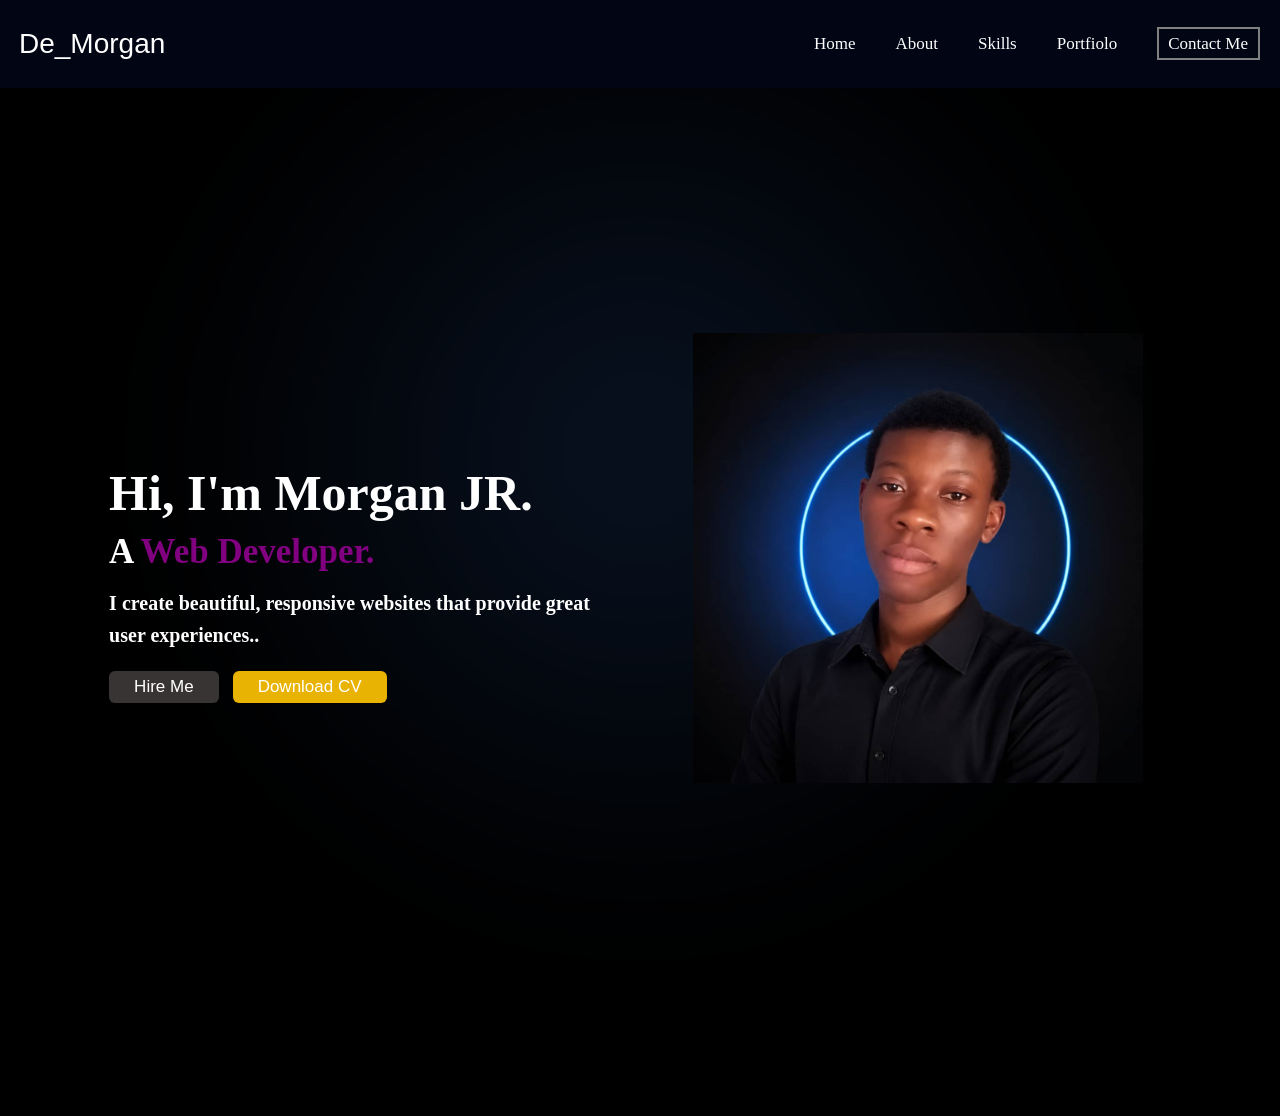
<file: index.html>
<!DOCTYPE html>
<html lang="en">

<head>
  <meta charset="UTF-8">
  <meta name="viewport" content="width=device-width, initial-scale=1.0">
  <title>De Morgan Port.</title>
  <link rel="stylesheet" href="index-general.css">
  <link rel="stylesheet" href="index-header.css">
  <script src="index.js"></script>
</head>

<body>
  <div class="header-container">
    <div class="left-header-container">
      <div class="De-morgan-logo">
        <p class="logo-title">De_Morgan</p>
      </div>
       <div class="toogle-opacity">De_Morgan Company Logo</div>
    </div>
    <div class="right-header-container">
      <ul class="nav-link">
        <li><a href="">Home</a></li>
        <li><a href="About.html">About</a></li>
        <li><a href="Skills.html">Skills</a></li>
        <li><a href="Portfiolo.html">Portfiolo</a></li>
        <li><a class="contact" href="Contact-me.html">Contact Me</a></li>
      </ul>
      <div class="menu-icon">&#9776;</div>
    </div>
  </div>
  <div class="main-container">
    <div class="Developer-info">
      <div class="text-container">
        <h3 class="header-1">Hi, I'm Morgan JR.</h3>
      <h4 class="header-2">A <span class="web-dev">Web Developer.</span></h4>
      <h5 class="header-3">I create beautiful, responsive websites that provide great user experiences..</h5>
      </div>
      <button class="btn-1" onclick="Hireme()">Hire Me</button>
      <button class="btn-2" onclick="downloadCV()">Download CV</button>
    </div>

    <div class="thumbnail-content">
      <img src="IMG-20260711-WA0062.jpg" alt="">
    </div>
  </div>



</body>
<script> 
 const menuicon = document.querySelector(".menu-icon");
  const navlink =document.querySelector(".nav-link");
  menuicon.addEventListener("click", () =>{
    navlink.classList.toggle("active");
  })</script>
</html>
<script scr="index.js"></script>
</file>
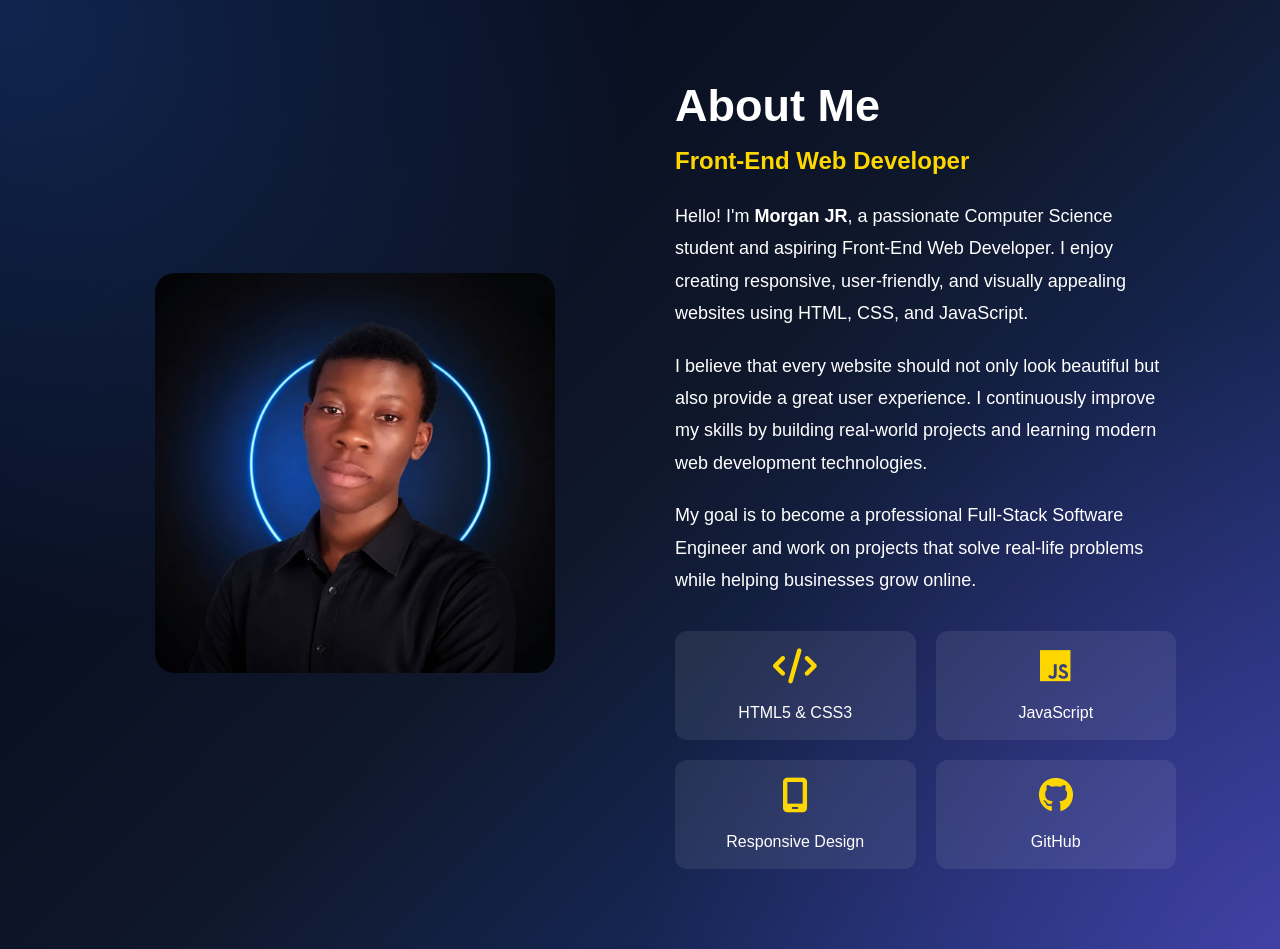
<file: About.html>
<!DOCTYPE html>
<html lang="en">

<head>
  <meta charset="UTF-8">
  <meta name="viewport" content="width=device-width, initial-scale=1.0">
  <title>About De_Morgan</title>
  <link rel="stylesheet" href="About.css">
</head>

<body>

  <!-- About Me -->
<!DOCTYPE html>
<html lang="en">
<head>
    <meta charset="UTF-8">
    <meta name="viewport" content="width=device-width, initial-scale=1.0">

    <title>About Me</title>

    <link rel="stylesheet" href="About.css">

    <link rel="stylesheet"
    href="https://cdnjs.cloudflare.com/ajax/libs/font-awesome/6.7.2/css/all.min.css">
</head>
<body>

<section id="about">

    <div class="about-image">
        <img src="IMG-20260711-WA0062.jpg" alt="Morgan JR">
    </div>

    <div class="about-content">

        <h1>About Me</h1>

        <h2>Front-End Web Developer</h2>

        <p>
            Hello! I'm <strong>Morgan JR</strong>, a passionate Computer Science
            student and aspiring Front-End Web Developer. I enjoy creating
            responsive, user-friendly, and visually appealing websites using
            HTML, CSS, and JavaScript.
        </p>

        <p>
            I believe that every website should not only look beautiful but
            also provide a great user experience. I continuously improve my
            skills by building real-world projects and learning modern web
            development technologies.
        </p>

        <p>
            My goal is to become a professional Full-Stack Software Engineer
            and work on projects that solve real-life problems while helping
            businesses grow online.
        </p>

        <div class="about-info">

            <div>
                <i class="fa-solid fa-code"></i>
                <span>HTML5 & CSS3</span>
            </div>

            <div>
                <i class="fa-brands fa-js"></i>
                <span>JavaScript</span>
            </div>

            <div>
                <i class="fa-solid fa-mobile-screen"></i>
                <span>Responsive Design</span>
            </div>

            <div>
                <i class="fa-brands fa-github"></i>
                <span>GitHub</span>
            </div>

        </div>

    </div>

</section>

</body>
</html>
</body>

</html>
</file>
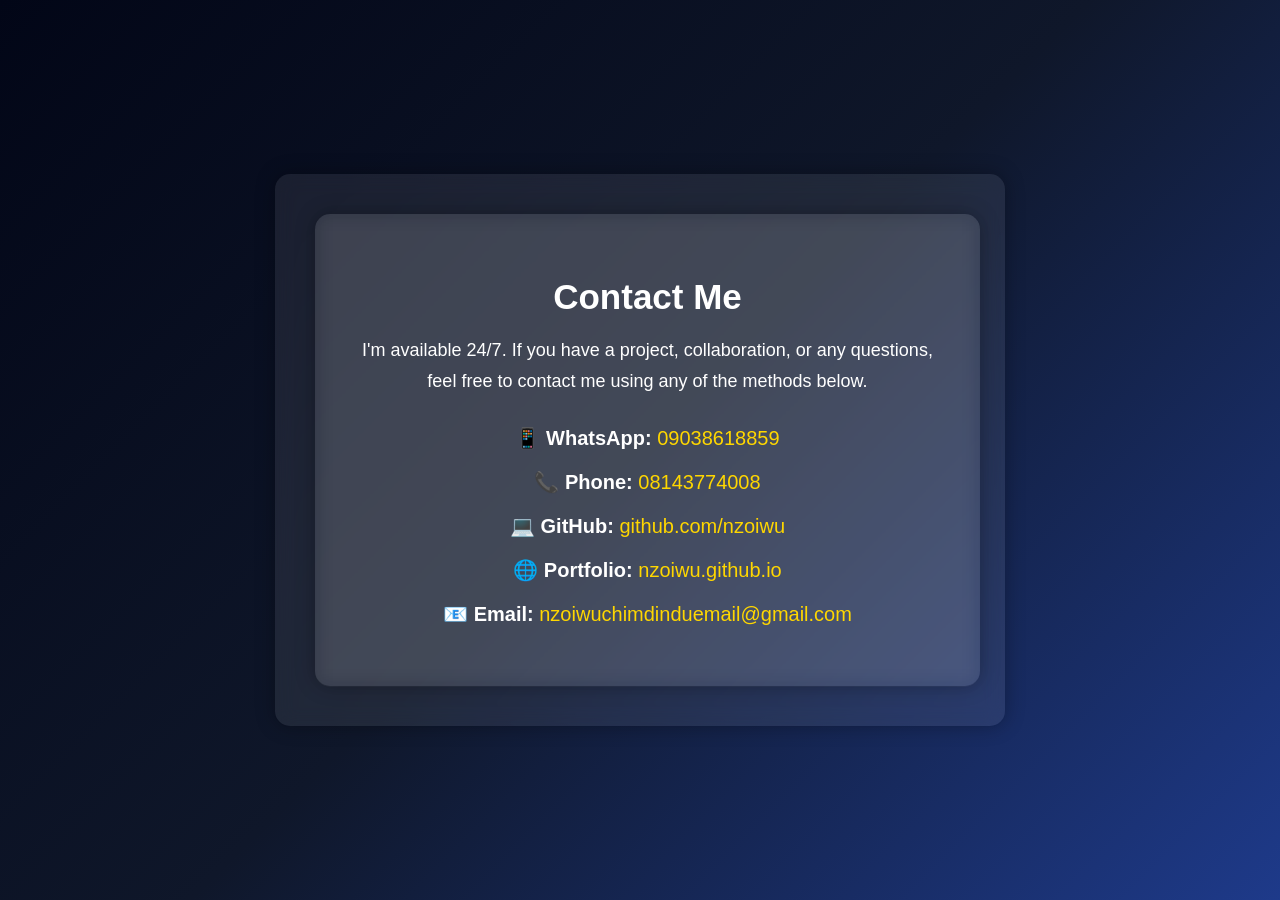
<file: Contact-me.html>
<!DOCTYPE html>
<html lang="en">

<head>
  <meta charset="UTF-8">
  <meta name="viewport" content="width=device-width, initial-scale=1.0">
  <title>Contact me</title>
  <link rel="stylesheet" href="Contact-me.css">
</head>

<body>
  <div class="contact-container">

    <div class="contact-container">

    <h1>Contact Me</h1>

    <p class="contact-text">
        I'm available 24/7. If you have a project, collaboration, or any questions,
        feel free to contact me using any of the methods below.
    </p>

    <ul class="contact-list">

        <li>
            📱 <strong>WhatsApp:</strong>
            <a href="https://wa.me/2349038618859" target="_blank">
                09038618859
            </a>
        </li>

        <li>
            📞 <strong>Phone:</strong>
            <a href="tel:+2348143774008">
                08143774008
            </a>
        </li>

        <li>
            💻 <strong>GitHub:</strong>
            <a href="https://github.com/nzoiwu" target="_blank">
                github.com/nzoiwu
            </a>
        </li>

        <li>
            🌐 <strong>Portfolio:</strong>
            <a href="https://nzoiwu.github.io" target="_blank">
                nzoiwu.github.io
            </a>
        </li>

        <li>
            📧 <strong>Email:</strong>
            <a href="mailto:nzoiwuchimdindu@gmail.com">
                nzoiwuchimdinduemail@gmail.com
            </a>
        </li>

    </ul>

</div>
  </div>
</body>

</html>
</file>
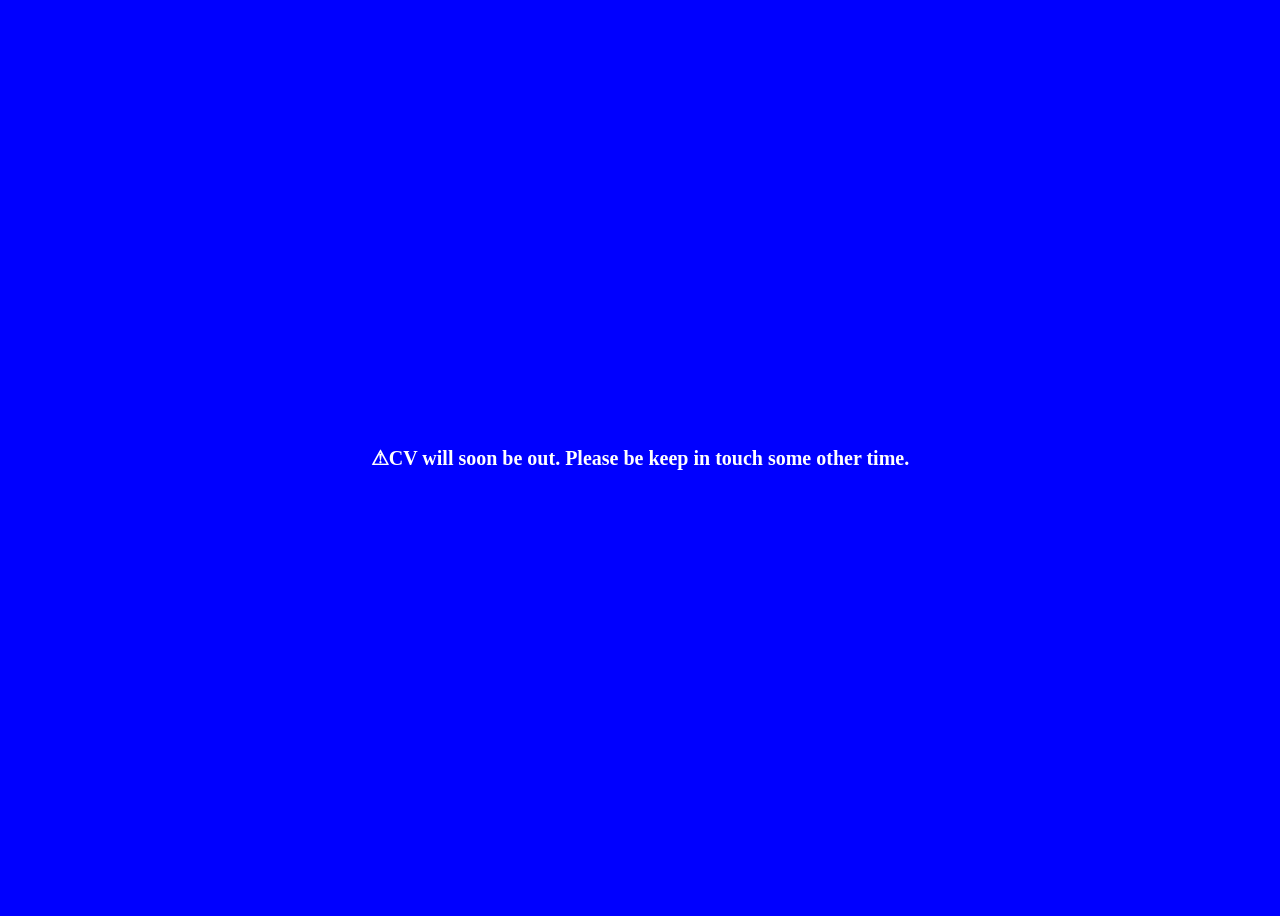
<file: CV.html>
<!DOCTYPE html>
<html lang="en">
<head>
  <meta charset="UTF-8">
  <meta name="viewport" content="width=device-width, initial-scale=1.0">
  <title>CV Application</title>
</head>
<link rel="stylesheet" href="CV.css">
<body>
  <h1>
    ⚠CV will soon be out. Please be keep in touch some other time.
  </h1>
  
</body>
</html>
</file>
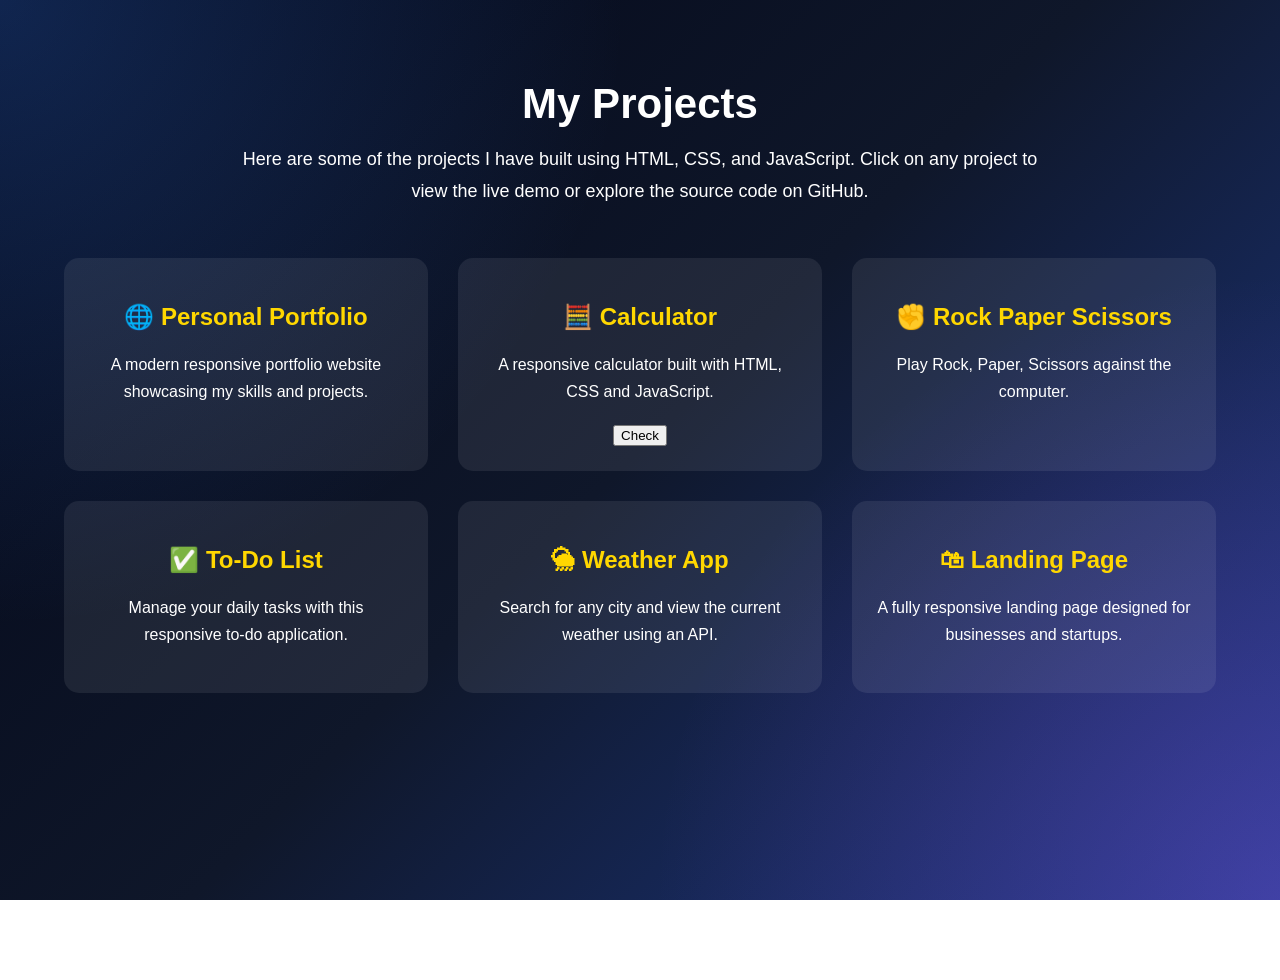
<file: more project.html>
<!DOCTYPE html>
<html lang="en">
<head>
  <meta charset="UTF-8">
  <meta name="viewport" content="width=device-width, initial-scale=1.0">
  <link rel="stylesheet" href="more project.css">
  <title>Document</title>
</head>
<body>
  <section id="portfolio">

    <h1>My Projects</h1>

    <p class="portfolio-text">
        Here are some of the projects I have built using HTML, CSS, and JavaScript. Click on any project to view the live demo or explore the source code on GitHub.
    </p>

    <div class="projects-container">

        <div class="project-card">
            <h2>🌐 Personal Portfolio</h2>
            <p>A modern responsive portfolio website showcasing my skills and projects.</p>

            <div class="project-buttons">
                <!-- <a href="https://YOUR-PORTFOLIO-LINK.vercel.app" target="_blank">Live Demo</a>

                <a href="https://github.com/YOUR-USERNAME/portfolio" target="_blank">GitHub</a> -->
            </div>
        </div>

        <div class="project-card">
            <h2>🧮 Calculator</h2>
            <p>A responsive calculator built with HTML, CSS and JavaScript.</p>

            <div class="project-buttons">
                <!-- <a href="https://YOUR-CALCULATOR-LINK.vercel.app" target="_blank">Live Demo</a>

                <a href="https://github.com/YOUR-USERNAME/calculator" target="_blank">GitHub</a> -->
                <button class="click-cal-btn" onclick="
                calPageFunction();
                ">Check</button>
            </div>
        </div>

        <div class="project-card">
            <h2>✊ Rock Paper Scissors</h2>
            <p>Play Rock, Paper, Scissors against the computer.</p>

             <div class="project-buttons">
                <!-- <a href="https://YOUR-RPS-LINK.vercel.app" target="_blank">Live Demo</a>

                <a href="https://github.com/YOUR-USERNAME/rock-paper-scissors" target="_blank">GitHub</a> -->
            </div> 
        </div>

        <div class="project-card">
            <h2>✅ To-Do List</h2>
            <p>Manage your daily tasks with this responsive to-do application.</p>

            <div class="project-buttons">
                <!-- <a href="https://YOUR-TODO-LINK.vercel.app" target="_blank">Live Demo</a>

                <a href="https://github.com/YOUR-USERNAME/todo-list" target="_blank">GitHub</a> -->
            </div>
        </div>

        <div class="project-card">
            <h2>🌦 Weather App</h2>
            <p>Search for any city and view the current weather using an API.</p>

            <div class="project-buttons">
                <!-- <a href="https://YOUR-WEATHER-LINK.vercel.app" target="_blank">Live Demo</a>

                <a href="https://github.com/YOUR-USERNAME/weather-app" target="_blank">GitHub</a> -->
            </div>
        </div>

        <div class="project-card">
            <h2>🛍 Landing Page</h2>
            <p>A fully responsive landing page designed for businesses and startups.</p>

            <div class="project-buttons">
                <!-- <a href="https://YOUR-LANDING-LINK.vercel.app" target="_blank">Live Demo</a>

                <a href="https://github.com/YOUR-USERNAME/landing-page" target="_blank">GitHub</a>  -->
            </div>
        </div>

    </div>

</section>
  <script defer>
      const btn =  document.querySelector('button');
      btn.addEventListener('click', function(){
          window.location.href = "./project-3-on-js/simple-calc.html";
      })
  </script>
</body>
</html>
</file>
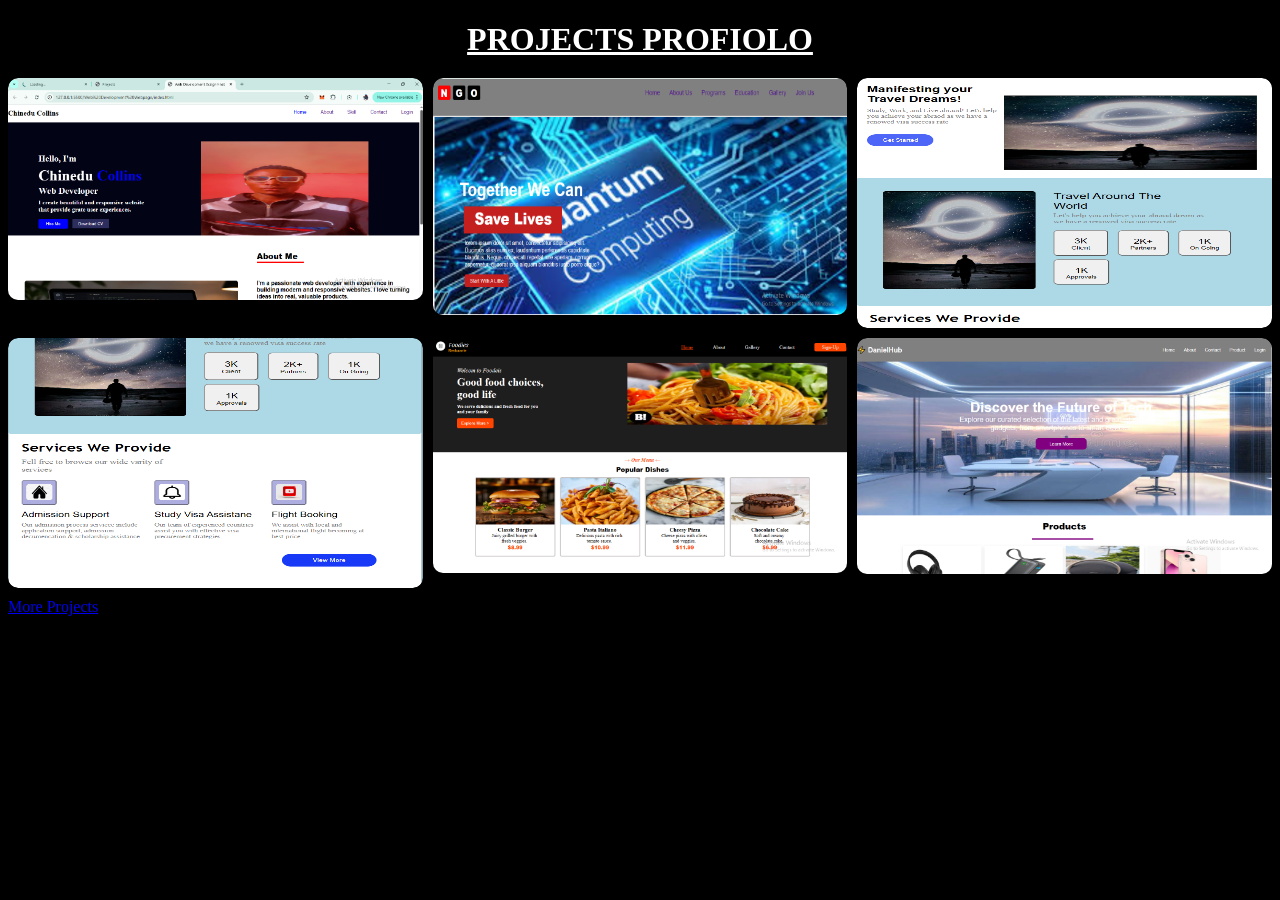
<file: Portfiolo.html>
<!DOCTYPE html>
<html lang="en">

<head>
  <meta charset="UTF-8">
  <meta name="viewport" content="width=device-width, initial-scale=1.0">
  <title>Projects</title>
  <link rel="stylesheet" href="Portfiolo.css">
</head>

<body>

  <h1><u>PROJECTS PROFIOLO</u></h1>

  <div class="grid">
    <div class="first-thumbnail">
      <img src="project1.png" alt="">
    </div>

    <div class="first-thumbnail">
      <img class="pj2" src="We are on promo .png" alt="">
    </div>

    <div class="first-thumbnail">
      <img class="pj4" src="project4.png" alt="">
    </div>

    <div class="first-thumbnail">
      <img class="pj3" src="project3.png" alt="">
    </div>

    <!-- Second Section -->

    <div class="first-thumbnail">
      <img src="project5.png" alt="">
    </div>

    <div class="first-thumbnail">
      <img src="project7.png" alt="">
    </div>
    <a href="more project.html">More Projects</a>
</body>

</html>
</file>
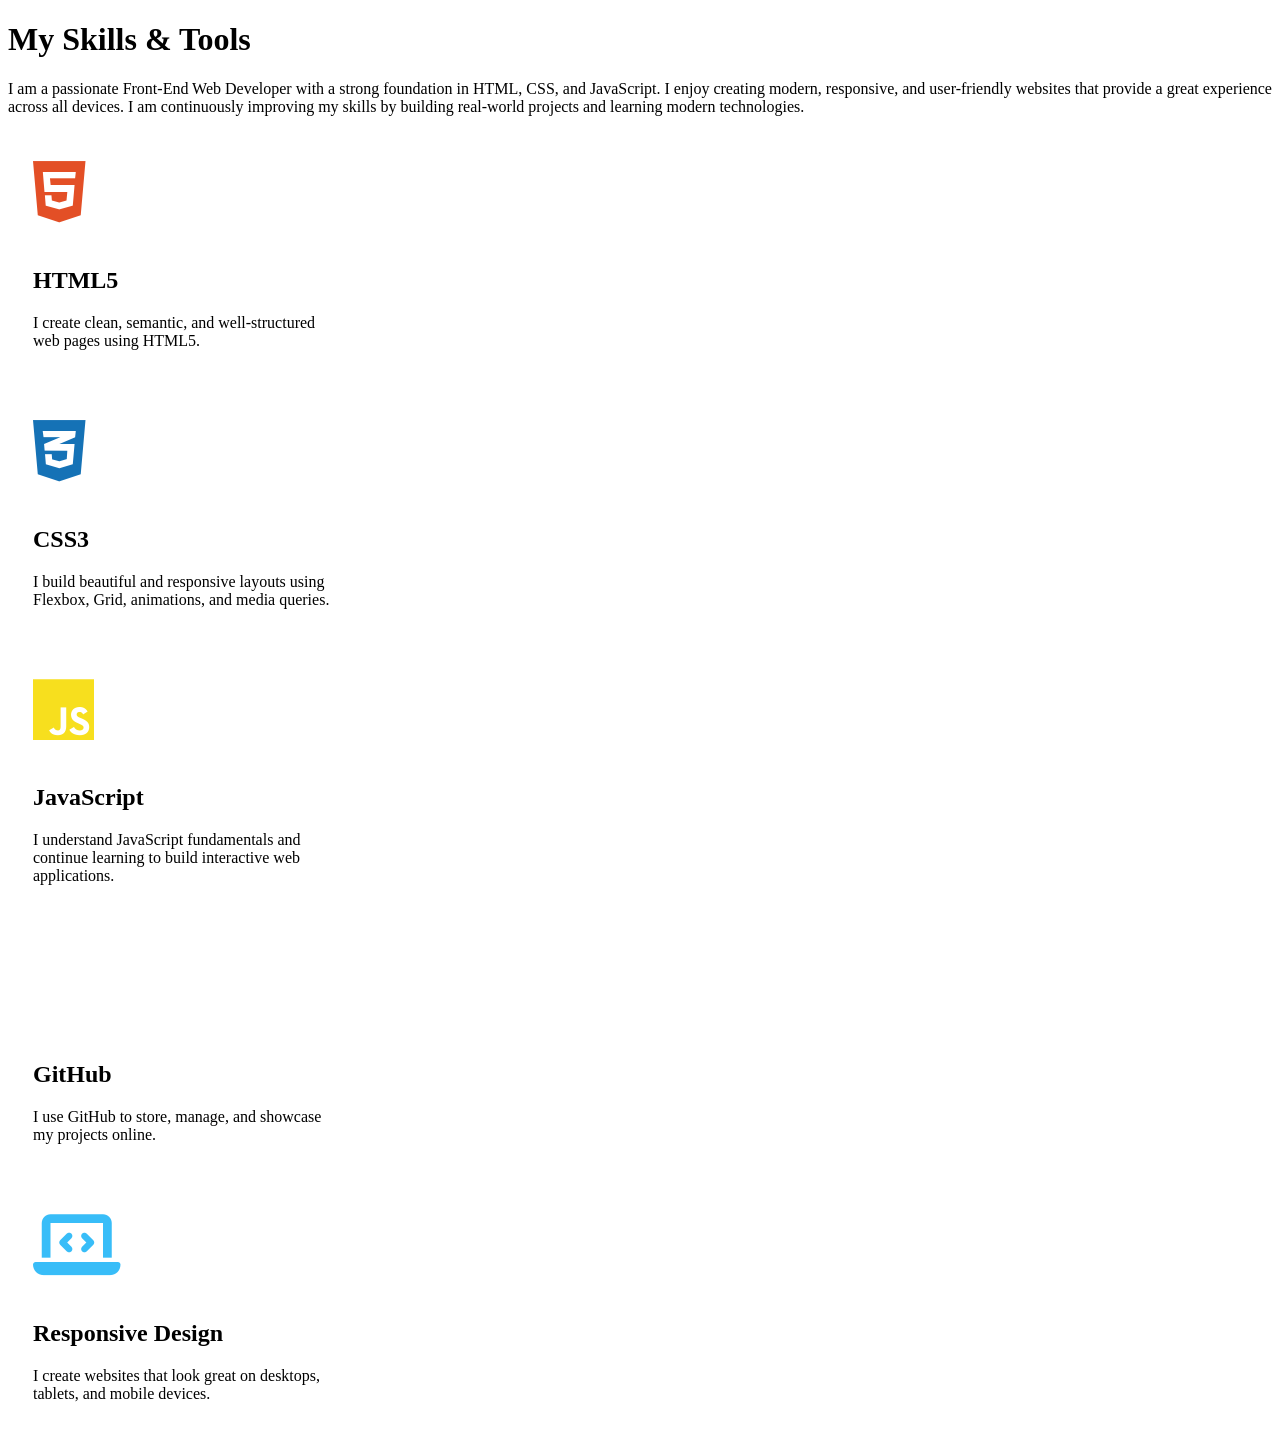
<file: Skills.html>
<!DOCTYPE html>
<html lang="en">
<head>
  <meta charset="UTF-8">
  <meta name="viewport" content="width=device-width, initial-scale=1.0">
  <!-- <link rel="stylesheet" href="https://cdnjs.cloudflare.com/ajax/libs/font-awesome/6.7.2/css/all.min.css"> -->
  <link rel="stylesheet" href="https://cdnjs.cloudflare.com/ajax/libs/font-awesome/6.7.2/css/all.min.css">
  <title>De_Morgan Skills</title>
<link rel="stylesheet" href="Skills.css">
</head>
<body>
 <div id="Skills">

    <h1>My Skills & Tools</h1>

    <p class="about-me">
        I am a passionate Front-End Web Developer with a strong foundation in
        HTML, CSS, and JavaScript. I enjoy creating modern, responsive, and
        user-friendly websites that provide a great experience across all
        devices. I am continuously improving my skills by building real-world
        projects and learning modern technologies.
    </p>

    <div class="skills-container">

        <div class="skill-card">
            <i class="fa-brands fa-html5 skill-icon html"></i>

            <h2>HTML5</h2>

            <p>
                I create clean, semantic, and well-structured web pages using
                HTML5.
            </p>
        </div>

        <div class="skill-card">
            <i class="fa-brands fa-css3-alt skill-icon css"></i>

            <h2>CSS3</h2>

            <p>
                I build beautiful and responsive layouts using Flexbox, Grid,
                animations, and media queries.
            </p>
        </div>

        <div class="skill-card">
            <i class="fa-brands fa-js skill-icon js"></i>

            <h2>JavaScript</h2>

            <p>
                I understand JavaScript fundamentals and continue learning to
                build interactive web applications.
            </p>
        </div>


        <div class="skill-card">
            <i class="fa-brands fa-github skill-icon github"></i>

            <i class="fa-brands fa-github skill-icon github"></i>

            <h2>GitHub</h2>
            <p>
                I use GitHub to store, manage, and showcase my projects online.
            </p>
        </div>

        <div class="skill-card">
            <i class="fa-solid fa-laptop-code skill-icon responsive"></i>

            <h2>Responsive Design</h2>

            <p>
                I create websites that look great on desktops, tablets, and
                mobile devices.
            </p>
        </div>

    </div>

</div>
</body>
</html>
</file>
<file: index-general.css>
body {
  background: rgb(0, 0, 0);
}

.Developer-info {
  color: #fff;
  flex: 1;
  /* display: inline-block;
  vertical-align: top;
  padding-top: 120px;
  color: rgb(255, 255, 255);
  margin-left: -20px; */
}

.header-1 {
  font-size: 50px;
  margin-bottom: 10px;
}

.header-2 {
  margin-top: 0px;
  margin-bottom: 15px;
  font-size: 35px;
}

.web-dev {
  color: purple
}

.header-3 {
  max-width: 550px;
  line-height: 1.6;
  font-size: 20px;
  margin-bottom: 20px;
  margin-top: 0px;
  /* width: 550px; */
}

.btn-1 {
  padding-top: 6px;
  padding-bottom: 6px;
  padding-left: 25px;
  padding-right: 25px;
  font-size: 17px;
  font-family: arial, sans-serif;
  border-radius: 6px;
  border: none;
  background: rgb(56, 52, 52);
  color: white;
  margin-right: 10px;
  cursor: pointer;
}

.btn-2 {
  padding-top: 6px;
  padding-bottom: 6px;
  padding-left: 25px;
  padding-right: 25px;
  font-size: 17px;
  font-family: arial, sans-serif;
  border-radius: 6px;
  border: none;
  background: rgb(233, 179, 3);
  color: white;
  cursor: pointer;
}

.thumbnail-content {
  flex: 1;
  display: flex;
  justify-content: center;
  align-items: center;

  /* display: inline-block;
  padding-top: 87px;
  margin-left: 150px; */

}

.thumbnail-content img {

  width: 100%;
  max-width: 450px;
  height: auto;
  object-fit: contain;

  /* width: 550px;
  height: 590px;
  object-fit: contain; */
  /* border-radius: 50%; */
  /* padding-top: 16px; */
  /* margin-top: 20px; */

}

.main-container {
  /* position: relative;
  min-height: 100vh;
  display: flex;
  justify-content: space-between;
  align-items: center;
  padding: 0 8%; */
  min-height: 100vh;
  display: flex;
  justify-content: space-between;
  align-items: center;
  gap: 50px;
  padding: 100px 8%;
  background: radial-gradient(circle at top left, rgba(59, 130, 246, 0.25)) radial-gradient(circle at bottom right, rgba(139, 92, 246, 0.2)) linear-gradient(135deg, #020617, #0F172A, #1E3A8A);
  overflow: hidden;
}

.main-container::before {
  content: "";
  position: absolute;
  inset: 0;
  background: radial-gradient(circle, rgba(59, 130, 246, 0.15), transparent 60%);
  filter: blur(80px);
  z-index: -1;
}

/* Make it look responsible using @media query */
/* Tablet */
@media(max-width:922px) {
  ul li a {
    padding: 0.3rem 0.5rem;
    font-size: 15px;
    margin-left: -1px;

  }

  .main-container {
    padding: 40px 5%;
    gap: 40px;
  }

  .header-1 {
    font-size: 25px;
  }

  .header-2 {
    font-size: 25px;
  }

  .header-3 {
    font-size: 15px;
    /* margin-left:40px; */
  }

  .thumbnail-content img {
    width: 350px;
    margin-left: -195px;
  }

}

/* Phone */

@media (max-width:768px) {

  .main-container {
    display: flex;
    flex-direction: column;
    align-items: center;
    padding: 20px;
    gap: 30px;
  }

  .thumbnail-content {
    order: 1;
    width: 100%;
    display: flex;
    justify-content: center;
    align-items: center;
    margin: 0;
    padding: 0;
  }

  .thumbnail-content img {
      width:520px;
    height: auto;
    /* width: 100%;
    max-width: 550px; */
    /* Increase to 500px if you want it even larger */
    /* height: auto;
    object-fit: cover;
    display: block; */
  }

  .Developer-info {
    order: 2;
    width: 100%;
    text-align: center;
  }

  .header-3 {
    width: 100%;
    max-width: 100%;
    margin: 0 auto 20px;
  }

  .btn-1,
  .btn-2 {
    width: 180px;
    margin: 8px;
  }
}

/*pls remeber to comment it thanks : text-align: center*/

/* @media(max-width:768px) {
  .main-container {
    display: flex;
    flex-direction: column;
    justify-content: center;
    align-items: center;
    gap: 25px;
    padding: 10px;
    text-align: center;   
  }

  .Developer-info {
    order: 2;
    width: 100%;
  }

  .text-container{
    text-align: center;
  }
  .thumbnail-content img {
    width: 520px;
    height: auto;
  }

  .thumbnail-content {
    order: 1;
    margin-top: 20px;
  }

  .header-1 {
    font-size: 28px;
  }

  .header-2 {
    font-size: 26px;
  }

  .header-3 {
    font-size: 15px;
    margin-left:40px;
    width: 350px;
  }

  .btn-1,
  .btn-2 {
    width: 100%;
    margin-top: 15px;
  }
   */

/* footer {
    margin-top: 20px;
  } */
/* } */
</file>
<file: index-header.css>
.header-container {
  display: flex;
  align-items: center;
  justify-content: space-between;
  flex: 1;
  background: rgba(2, 6, 23, 0.9);
  backdrop-filter: blur(10px);
  color: rgb(255, 255, 255);
  position: fixed;
  top: 0;
  left: 0;
  right: 0;
  z-index: 1;
}

.left-header-container {
  display: flex;
  align-items: center;
  margin-left: 19px;

}

.De-morgan-logo {
  display: flex;
}

.logo-title {
  font-family: arial, sans-serif;
  font-size: 28px;
}

.right-header-container {
  display: flex;
}

.menu-icon {
  display: none;
  font-size: 28px;
  cursor: pointer;
  margin-right: 20px;
}

ul {
  list-style: none;
  display: flex;
  /* gap: 10px; */
  margin-right: 20px;
}

a {
  text-decoration: none;
  font-size: 17px;
  margin-left: 40px;
  color: rgb(255, 255, 255);
}

.contact {
  border: 2px solid gray;
  padding-top: 5px;
  padding-bottom: 5px;
  padding-left: 9px;
  padding-right: 10px;
}
.De-morgan-logo{
  position: relative;
}

 .toogle-opacity{
  position: absolute;
  font-size: 15px;
  color: white;
  left:10px;
  background-color: gray;
  padding-top: 3px;
  padding-bottom: 3px;
  padding-left: 10px;
  padding-right: 10px;
  border-radius: 2px;
  bottom:-30px;
  opacity: 0;
  transition: 0pacity 25s;
  pointer-events: none;
 }
 .left-header-container:hover .toogle-opacity{
  opacity: 1;
}
@media(max-width:600px) {
  .logo-title {
    font-size: 15px;
  }
}

@media(max-width:768px) {
  .nav-link {
    display: none;
  }

  .menu-icon {
    display: block;
  }
}

@media(max-width:768px) {
  .nav-link.active {
    display: flex;
    flex-direction: column;
    position: absolute;
    top: 40px;
    right: 30px;
    background: #111;
    padding: 20px;
    border-radius: 10px;
    gap: 20px;
  }
}
</file>
<file: About.css>
*{
    margin:0;
    padding:0;
    box-sizing:border-box;
}

body{
    font-family:Arial, sans-serif;

    background:
    radial-gradient(circle at top left, rgba(59,130,246,.25), transparent 40%),
    radial-gradient(circle at bottom right, rgba(168,85,247,.25), transparent 40%),
    linear-gradient(135deg,#020617,#0F172A,#1E3A8A);

    color:white;
}

#about{
    max-width:1200px;
    margin:auto;
    min-height:100vh;

    display:flex;
    justify-content:space-between;
    align-items:center;

    gap:70px;
    padding:80px 5%;
}

.about-image{
    flex:1;
    text-align:center;
}

.about-image img{
    width:100%;
    max-width:400px;
    border-radius:20px;
}

.about-content{
    flex:1;
}

.about-content h1{
    font-size:45px;
    margin-bottom:15px;
}

.about-content h2{
    color:#FFD700;
    margin-bottom:25px;
}

.about-content p{
    line-height:1.8;
    margin-bottom:20px;
    font-size:18px;
}

.about-info{
    display:grid;
    grid-template-columns:repeat(2,1fr);
    gap:20px;
    margin-top:35px;
}

.about-info div{
    background:rgba(255,255,255,.08);
    padding:18px;
    border-radius:12px;
    text-align:center;
    transition:.3s;
}

.about-info div:hover{
    transform:translateY(-8px);
}

.about-info i{
    font-size:35px;
    color:#FFD700;
    margin-bottom:10px;
}

.about-info span{
    display:block;
    margin-top:10px;
}

@media(max-width:768px){

    #about{
        flex-direction:column;
        text-align:center;
        gap:40px;
    }

    .about-content h1{
        font-size:35px;
    }

    .about-content p{
        font-size:16px;
    }

    .about-info{
        grid-template-columns:1fr;
    }

    .about-image img{
        max-width:300px;
    }

}
</file>
<file: Contact-me.css>
body{
    margin:0;
    font-family:Arial, sans-serif;
    background:linear-gradient(135deg,#020617,#0F172A,#1E3A8A);

    display:flex;
    justify-content:center;
    align-items:center;
    min-height:100vh;
}

.contact-container{
    width:90%;
    max-width:650px;

    background:rgba(255,255,255,.08);
    backdrop-filter:blur(10px);

    border-radius:15px;

    padding:40px;

    text-align:center;

    color:white;

    box-shadow:0 0 20px rgba(0,0,0,.3);
}

.contact-container h1{
    font-size:35px;
    margin-bottom:15px;
}

.contact-text{
    font-size:18px;
    line-height:1.7;
    margin-bottom:30px;
}

.contact-list{
    list-style:none;
    padding:0;
}

.contact-list li{
    margin:20px 0;
    font-size:20px;
}

.contact-list a{
    color:#FFD700;
    text-decoration:none;
}

.contact-list a:hover{
    text-decoration:underline;
}

@media(max-width:768px){

    .contact-container{
        padding:25px;
    }

    .contact-container h1{
        font-size:28px;
    }

    .contact-text{
        font-size:16px;
    }

    .contact-list li{
        font-size:16px;
        word-break:break-word;
    }

}
</file>
<file: CV.css>
body{
    height: 100vh;
    display: flex;
    align-items: center;
    justify-content: center;
    background: blue;
    color: white;
  }
  h1{
    font-size: 20px;
  }
  @media(max-width:768px){
    body{
      background:black;
    }
    h1{
      font-size: 17px;
    }
  }
</file>
<file: more project.css>
body{
    margin:0;
    font-family:Arial, sans-serif;
    min-height:100vh;

    background:
        radial-gradient(circle at top left, rgba(59,130,246,.25), transparent 40%),
        radial-gradient(circle at bottom right, rgba(168,85,247,.25), transparent 40%),
        linear-gradient(135deg,#020617,#0F172A,#1E3A8A);

    background-repeat:no-repeat;
    background-size:cover;
    background-attachment:fixed;
}

#portfolio{
    width:90%;
    max-width:1200px;
    margin:80px auto;
    color:white;
    text-align:center;
}

#portfolio h1{
    font-size:42px;
    margin-bottom:15px;
}

.portfolio-text{
    max-width:800px;
    margin:0 auto 50px;
    line-height:1.8;
    font-size:18px;
}

.projects-container{
    display:grid;
    grid-template-columns:repeat(auto-fit,minmax(300px,1fr));
    gap:30px;
}

.project-card{
    background:rgba(255,255,255,.08);
    border-radius:15px;
    padding:25px;
    transition:.3s;
}

.project-card:hover{
    transform:translateY(-10px);
    box-shadow:0 15px 30px rgba(0,0,0,.4);
}

.project-card h2{
    color:#FFD700;
}

.project-card p{
    line-height:1.7;
}

.project-buttons{
    display:flex;
    justify-content:center;
    gap:15px;
    margin-top:20px;
    flex-wrap:wrap;
}

.project-buttons a{
    background:#7c3aed;
    color:white;
    text-decoration:none;
    padding:10px 20px;
    border-radius:8px;
    transition:.3s;
}

.project-buttons a:hover{
    background:#5b21b6;
}
// This is for the calculation work out..

.click-cal-btn{
padding: 8px 19px;
border: none;
border-radius: 5px;
font-family: arial;
background-color: #1f2537;
color: white;
 cursor: pointer;
}

@media(max-width:768px){

    #portfolio h1{
        font-size:32px;
    }

    .portfolio-text{
        font-size:16px;
    }

}
</file>
<file: Portfiolo.css>
body {
      background: rgb(0, 0, 0);
      color: white;
    }

    h1 {
      margin-bottom: 20px;
    }

    .grid {
      display: grid;
      grid-template-columns: 1fr 1fr 1fr 1fr;
      column-gap: 10px;
      row-gap: 10px;

    }

    .first-thumbnail {
      width: 100%;
      border-radius: 10px;
      overflow: hidden;
      display: inline-block;
    }

    p {
      font-size: 20px;
      font-family: Arial sans-serif;
      margin-left: 100px;
    }

    img {
      width: 100%;
      max-width: 100%;
      height: auto;
      display: block;
      border-radius: 10px;
    }

    .pj2 {
      height: 237px;
      vertical-align: top;
    }

    .pj4,
    .pj3 {
      height: 250px;
      vertical-align: top;
    }

    /* phone */
    @media(max-width:768px) {
      h1 {
        display: flex;
        align-items: center;
        justify-content: center;
      }

      .grid {
        grid-template-columns: repeat(1, 1fr);
      }

      img {
        width: 380px;
      }

      .first-thumbnail {
        display: flex;
        align-items: center;
        justify-content: center;
      }
    }
/* Small Phone */
       @media(max-width:480px) {
      h1 {
        display: flex;
        align-items: center;
        justify-content: center;
      }

      .grid {
        grid-template-columns: repeat(1, 1fr);
      }

      img {
        width: 300px;
      }

      .first-thumbnail {
        display: flex;
        align-items: center;
        justify-content: center;
      }
    }

    /* Tablet */
    h1 {
      display: flex;
      align-items: center;
      justify-content: center;
    }

    @media(min-width:769px) and (max-width:1024px) {
      h1 {
        display: flex;
        align-items: center;
        justify-content: center;
      }

      .grid {
        grid-template-columns: repeat(2, 1fr);
      }
    }

    /* Laptops */
    @media(min-width:1024px) {
      h1 {
        display: flex;
        align-items: center;
        justify-content: center;
      }

      .grid {
        grid-template-columns: repeat(3, 1fr);
      }
    }
</file>
<file: Skills.css>
.skill-icon{
    font-size:70px;
    margin-bottom:20px;
}

.html{
    color:#E34F26;
}

.css{
    color:#1572B6;
}

.js{
    color:#F7DF1E;
}

.git{
    color:#F1502F;
}

.github{
    color:#ffffff;
}

.responsive{
    color:#38BDF8;
}

.skill-card{
    width:300px;
    background:rgba(255,255,255,.08);
    padding:25px;
    border-radius:15px;
    transition:0.4s;
    cursor:pointer;
}

.skill-card:hover{
    transform:translateY(-10px);
    box-shadow:0 15px 30px rgba(0,0,0,.4);
}
</file>
